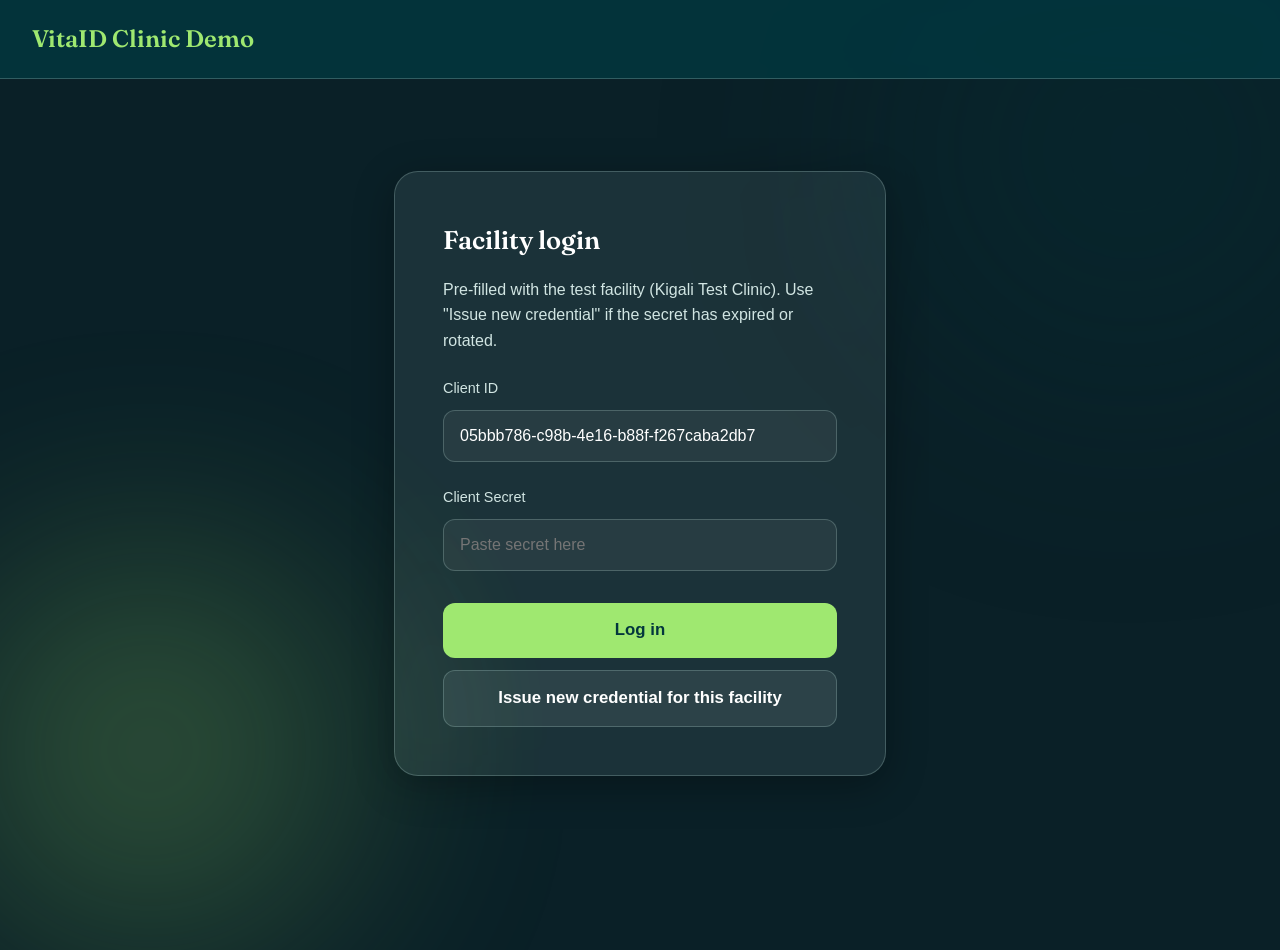
<file: clinic-demo/index.html>
<!DOCTYPE html>
<html lang="en">
<head>
    <meta charset="UTF-8" />
    <meta name="viewport" content="width=device-width, initial-scale=1.0" />
    <title>VitaID Clinic Demo — Login</title>
    <link rel="preconnect" href="https://fonts.googleapis.com">
    <link href="https://fonts.googleapis.com/css2?family=Fraunces:wght@600&family=JetBrains+Mono:wght@400;500&display=swap" rel="stylesheet">
    <link rel="stylesheet" href="css/styles.css" />
</head>
<body class="fade-in">
<div class="bg-blob blob-1"></div>
<div class="bg-blob blob-2"></div>
<div class="header">
    <span class="logo">VitaID Clinic Demo</span>
</div>

<div class="container">
    <div class="card">
        <h2 style="margin-bottom: 1rem;">Facility login</h2>
        <p style="color: var(--color-text-muted); margin-bottom: 1rem;">Pre-filled with the test facility (Kigali Test Clinic). Use "Issue new credential" if the secret has expired or rotated.</p>

        <label for="clientId">Client ID</label>
        <input type="text" id="clientId" value="05bbb786-c98b-4e16-b88f-f267caba2db7" />

        <label for="clientSecret">Client Secret</label>
        <input type="text" id="clientSecret" placeholder="Paste secret here" />

        <button class="btn-primary" onclick="login()">Log in</button>
        <button class="btn-option" onclick="issueCredential()" style="margin-top: 0.75rem;">Issue new credential for this facility</button>

        <div id="error" class="error-text"></div>
        <div id="issued" class="card" style="display: none; margin-top: 1rem; background: var(--color-surface-light);">
            <div class="gc-label">New credential issued (shown once)</div>
            <div class="mono" style="margin-top: 0.5rem; word-break: break-all;" id="issuedSecret"></div>
        </div>
    </div>
</div>

<script src="js/config.js"></script>
<script src="js/api.js"></script>
<script>
    async function login() {
        const errorEl = document.getElementById('error');
        errorEl.classList.remove('visible');
        const clientId = document.getElementById('clientId').value.trim();
        const clientSecret = document.getElementById('clientSecret').value.trim();

        try {
            const result = await api.login(clientId, clientSecret);
            localStorage.setItem('facility_token', result.accessToken);
            window.location.href = 'demo.html';
        } catch (err) {
            errorEl.textContent = err.message;
            errorEl.classList.add('visible');
        }
    }

    async function issueCredential() {
        const errorEl = document.getElementById('error');
        errorEl.classList.remove('visible');
        const clientId = document.getElementById('clientId').value.trim();

        try {
            const result = await api.issueCredential(clientId);
            document.getElementById('clientSecret').value = result.clientSecret;
            document.getElementById('issuedSecret').textContent = result.clientSecret;
            document.getElementById('issued').style.display = 'block';
        } catch (err) {
            errorEl.textContent = err.message;
            errorEl.classList.add('visible');
        }
    }
</script>
</body>
</html>
</file>
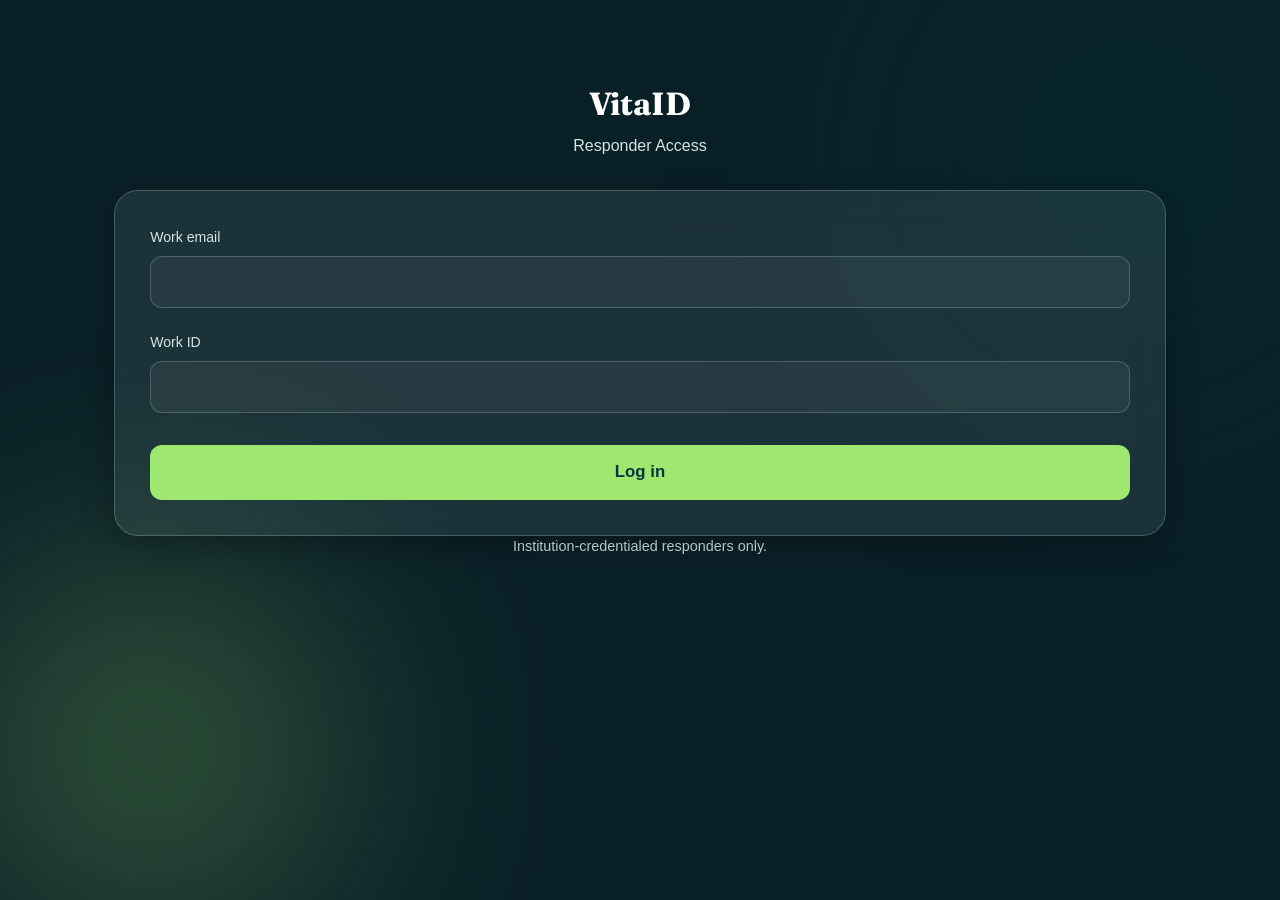
<file: responder-app/index.html>
<!DOCTYPE html>
<html lang="en">
<head>
    <meta charset="UTF-8" />
    <meta name="viewport" content="width=device-width, initial-scale=1.0" />
    <title>VitaID Responder</title>
    <link rel="preconnect" href="https://fonts.googleapis.com">
    <link href="https://fonts.googleapis.com/css2?family=Fraunces:wght@600&family=JetBrains+Mono:wght@400;500&display=swap" rel="stylesheet">
    <link rel="stylesheet" href="css/styles.css" />
</head>
<body class="fade-in">
<div class="bg-blob blob-1"></div>
<div class="bg-blob blob-2"></div>
<div class="container" style="padding-top: 5rem;">
    <div style="text-align: center; margin-bottom: 2rem;">
        <h1 style="font-size: 2rem;">VitaID</h1>
        <p style="color: var(--color-text-muted); margin-top: 0.4rem;">Responder Access</p>
    </div>

    <div class="card">
        <form id="login-form">
            <label for="email">Work email</label>
            <input type="email" id="email" required autocomplete="username" />

            <label for="workId">Work ID</label>
            <input type="text" id="workId" required autocomplete="current-password" />

            <div id="error" class="error-text"></div>

            <button type="submit" class="btn-primary" id="submit-btn">Log in</button>
        </form>
    </div>

    <p style="text-align: center; color: var(--color-text-muted); font-size: 0.9rem;">
        Institution-credentialed responders only.
    </p>
</div>

<script src="js/config.js"></script>
<script src="js/api.js"></script>
<script>
    if (localStorage.getItem('responder_token')) {
        window.location.href = 'search.html';
    }

    document.getElementById('login-form').addEventListener('submit', async (e) => {
        e.preventDefault();
        const errorEl = document.getElementById('error');
        const submitBtn = document.getElementById('submit-btn');
        errorEl.classList.remove('visible');
        submitBtn.disabled = true;
        submitBtn.textContent = 'Logging in…';

        try {
            const result = await api.login(
                document.getElementById('email').value.trim(),
                document.getElementById('workId').value.trim(),
            );
            localStorage.setItem('responder_token', result.accessToken);
            window.location.href = 'search.html';
        } catch (err) {
            errorEl.textContent = err.message;
            errorEl.classList.add('visible');
            submitBtn.disabled = false;
            submitBtn.textContent = 'Log in';
        }
    });
</script>
</body>
</html>
</file>
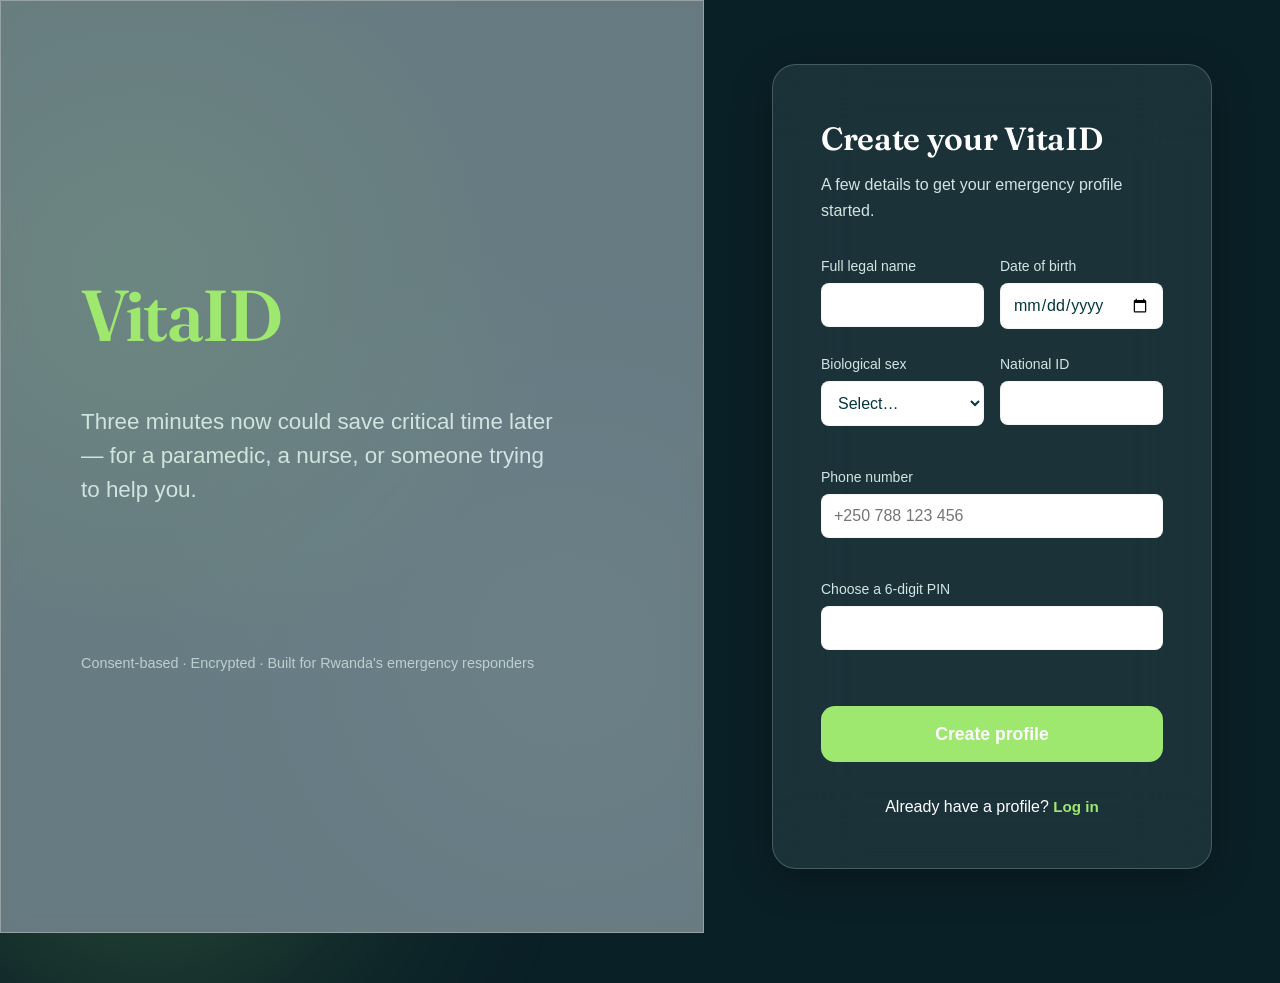
<file: patient-app/register.html>
<!DOCTYPE html>
<html lang="en">
<head>
    <meta charset="UTF-8" />
    <meta name="viewport" content="width=device-width, initial-scale=1.0" />
    <title>VitaID — Create Your Profile</title>
    <link rel="preconnect" href="https://fonts.googleapis.com">
    <link href="https://fonts.googleapis.com/css2?family=Fraunces:wght@500;600&family=JetBrains+Mono:wght@400;500&display=swap" rel="stylesheet">
    <link rel="stylesheet" href="css/styles.css" />
</head>
<body class="fade-in">
<div class="bg-blob blob-1"></div>
<div class="bg-blob blob-2"></div>
<div id="toast-container" class="toast-container"></div>
<div class="auth-wrapper">
    <div class="brand-panel glass">
        <div>
            <h1>VitaID</h1>
            <p class="tagline">Three minutes now could save critical time later — for a paramedic, a nurse, or someone trying to help you.</p>
        </div>

        <svg class="brand-pulse" viewBox="0 0 400 60" fill="none" xmlns="http://www.w3.org/2000/svg">
            <path d="M0 30 H130 L150 10 L170 50 L190 5 L210 55 L230 30 H400" stroke="#9FE870" stroke-width="3" stroke-linecap="round" stroke-linejoin="round"/>
        </svg>

        <p class="brand-footer-note">Consent-based · Encrypted · Built for Rwanda's emergency responders</p>
    </div>

    <div class="form-panel">
        <div class="form-inner fade-in stagger-2">
            <h2 style="font-size: 2rem; letter-spacing: -0.01em;">Create your VitaID</h2>
            <p style="color: var(--color-text-muted); margin-top: 0.5rem; font-size: 1rem;">A few details to get your emergency profile started.</p>

            <form id="register-form" style="margin-top: 2rem;">
                <div class="fade-in stagger-2" style="display: grid; grid-template-columns: 1fr 1fr; gap: 1rem;">
                    <div>
                        <label for="fullName">Full legal name</label>
                        <input type="text" id="fullName" required />
                    </div>
                    <div>
                        <label for="dateOfBirth">Date of birth</label>
                        <input type="date" id="dateOfBirth" required />
                    </div>
                </div>

                <div class="fade-in stagger-3" style="display: grid; grid-template-columns: 1fr 1fr; gap: 1rem;">
                    <div>
                        <label for="biologicalSex">Biological sex</label>
                        <select id="biologicalSex" required>
                            <option value="">Select…</option>
                            <option value="male">Male</option>
                            <option value="female">Female</option>
                        </select>
                    </div>
                    <div>
                        <label for="nationalId">National ID</label>
                        <input type="text" id="nationalId" required />
                    </div>
                </div>

                <div class="fade-in stagger-4" style="margin-top: 1rem;">
                    <label for="phoneNumber">Phone number</label>
                    <input type="tel" id="phoneNumber" placeholder="+250 788 123 456" required />
                </div>

                    <div class="fade-in stagger-4" style="margin-top: 1rem;">
                        <label for="pin">Choose a 6-digit PIN</label>
                        <input type="password" id="pin" inputmode="numeric" maxlength="6" pattern="\d{6}" required />
                    </div>

                <div id="error" class="error-text"></div>

                <button type="submit" class="btn-primary fade-in stagger-4" id="submit-btn" style="height: 3.5rem; font-size: 1.1rem; margin-top: 2rem;">
                    Create profile
                </button>
            </form>

            <p style="text-align: center; margin-top: 2rem;" class="fade-in stagger-4">
                Already have a profile? <span class="link" style="font-weight: 600;" onclick="window.location.href='index.html'">Log in</span>
            </p>
        </div>
    </div>
</div>

<script src="js/config.js"></script>
<script src="js/api.js"></script>
<script>
    const form = document.getElementById('register-form');
    const errorEl = document.getElementById('error');
    const submitBtn = document.getElementById('submit-btn');

    form.addEventListener('submit', async (e) => {
        e.preventDefault();
        errorEl.classList.remove('visible');
        submitBtn.disabled = true;
        submitBtn.textContent = 'Creating profile…';

        const payload = {
            fullName: document.getElementById('fullName').value.trim(),
            dateOfBirth: document.getElementById('dateOfBirth').value,
            biologicalSex: document.getElementById('biologicalSex').value,
            nationalId: document.getElementById('nationalId').value.trim(),
            phoneNumber: document.getElementById('phoneNumber').value.trim(),
            pin: document.getElementById('pin').value.trim(),
        };

        try {
            const result = await api.register(payload);
            const loginResult = await api.pinLogin(result.vitaIdRef, payload.pin);
            localStorage.setItem('vitaid_token', loginResult.accessToken);
            localStorage.setItem('vitaid_ref', loginResult.vitaIdRef);
            window.location.href = 'dashboard.html';
        } catch (err) {
            errorEl.textContent = err.message;
            errorEl.classList.add('visible');
            submitBtn.disabled = false;
            submitBtn.textContent = 'Create profile';
        }
    });
</script>
</body>
</html>
</file>
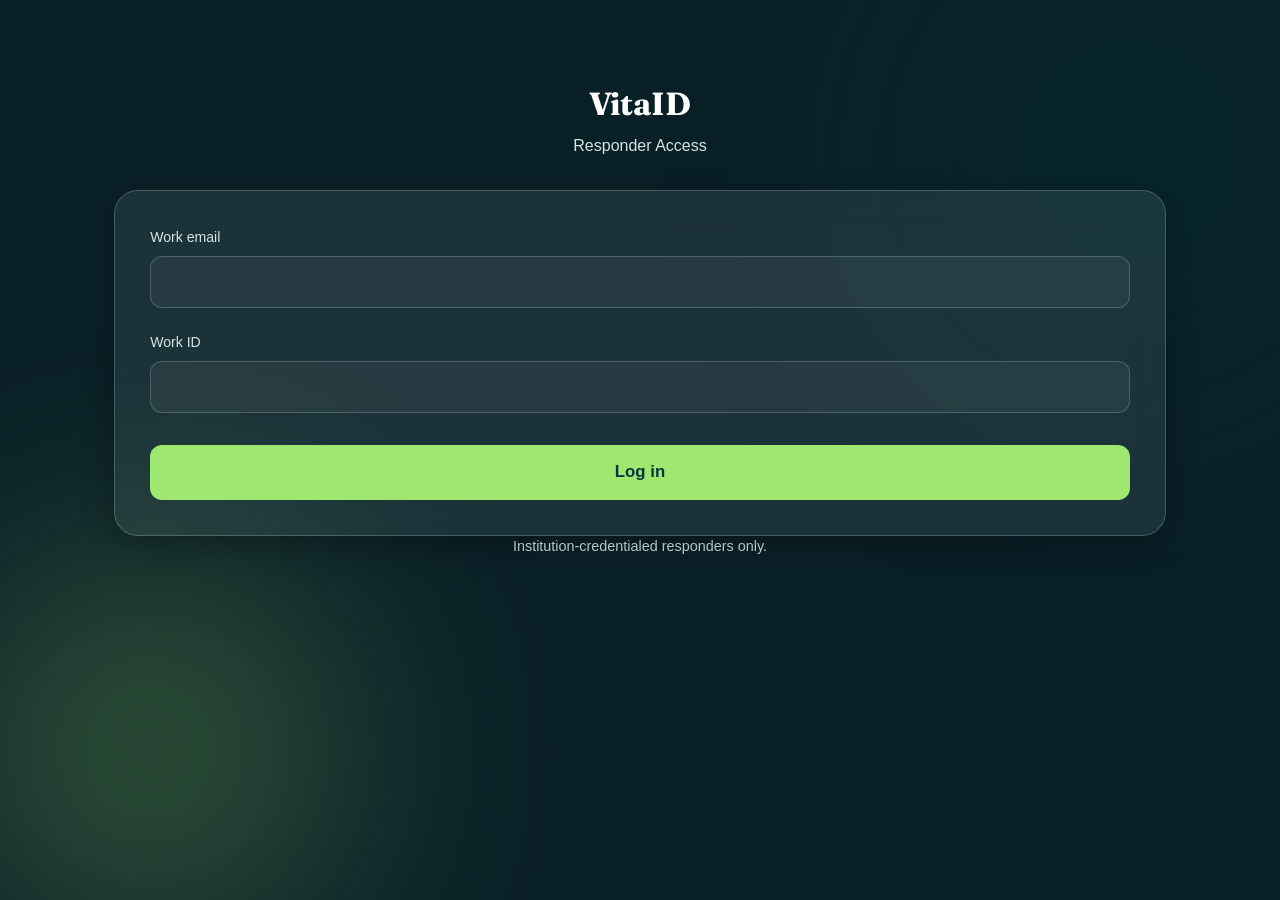
<file: responder-app/golden-card.html>
<!DOCTYPE html>
<html lang="en">
<head>
    <meta charset="UTF-8" />
    <meta name="viewport" content="width=device-width, initial-scale=1.0" />
    <title>VitaID Responder — Golden Card</title>
    <link rel="preconnect" href="https://fonts.googleapis.com">
    <link href="https://fonts.googleapis.com/css2?family=Fraunces:wght@600&family=JetBrains+Mono:wght@400;500&display=swap" rel="stylesheet">
    <link rel="stylesheet" href="css/styles.css" />
</head>
<body class="fade-in">
<div class="bg-blob blob-1"></div>
<div class="bg-blob blob-2"></div>
<div class="header">
    <span class="logo">VitaID Responder</span>
    <span class="link" onclick="logout()">Log out</span>
</div>

<div class="container">
    <div id="not-found" class="not-found-box" style="display: none;">
        <h2>No Golden Card loaded</h2>
        <p style="color: var(--color-text-muted); margin-top: 0.5rem;">Go back and search for a patient.</p>
        <button class="btn-primary" onclick="window.location.href='search.html'">← Back to search</button>
    </div>

    <div id="gc-content" style="display: none;">
        <div class="gc-grid">
            <!-- Identity + freshness -->
            <div class="card gc-section gc-full-width" style="animation-delay: 0.1s;">
                <div class="gc-label">Patient</div>
                <div class="gc-value" id="patientName"></div>
                <div style="margin-top: 0.4rem; color: var(--color-text-muted);" id="patientDob"></div>
                <div id="incompleteWarning" class="error-text" style="margin-top: 0.75rem;"></div>
                <div class="mono" style="font-size: 0.8rem; color: var(--color-text-muted); margin-top: 0.75rem;" id="lastUpdated"></div>
            </div>

            <!-- Critical alerts  -->
            <div id="criticalAlerts" class="gc-full-width"></div>

            <!-- Blood type -->
            <div class="card gc-section" style="animation-delay: 0.2s;">
                <div class="gc-label">Blood type</div>
                <div class="gc-value blood" id="bloodType"></div>
            </div>

            <!-- Organ donor -->
            <div class="card gc-section" style="animation-delay: 0.3s;">
                <div class="gc-label">Organ donor</div>
                <div class="gc-value" id="organDonor"></div>
            </div>

            <!-- Allergies -->
            <div class="card gc-section" style="animation-delay: 0.4s;">
                <div class="gc-label">Allergies</div>
                <div id="allergiesList"></div>
            </div>

            <!-- Medications -->
            <div class="card gc-section" style="animation-delay: 0.5s;">
                <div class="gc-label">Current medications</div>
                <div id="medicationsList"></div>
            </div>

            <!-- Conditions -->
            <div class="card gc-section" style="animation-delay: 0.6s;">
                <div class="gc-label">Chronic conditions</div>
                <div id="conditionsList"></div>
            </div>

            <!-- Emergency contacts -->
            <div class="card gc-section" style="animation-delay: 0.7s;">
                <div class="gc-label" style="margin-bottom: 0.75rem;">Emergency contacts</div>
                <div id="contactsList"></div>
            </div>
        </div>

        <button class="btn-option" onclick="window.location.href='search.html'" style="margin-top: 2rem; max-width: 240px;">← New search</button>
    </div>
</div>

<script src="js/config.js"></script>
<script src="js/api.js"></script>
<script>
    if (!localStorage.getItem('responder_token')) window.location.href = 'index.html';

    function esc(str) {
        const div = document.createElement('div');
        div.textContent = str ?? '';
        return div.innerHTML;
    }

    function formatDate(iso) {
        if (!iso) return '—';
        return new Date(iso).toLocaleDateString('en-GB', { day: 'numeric', month: 'long', year: 'numeric' });
    }

    function formatDateTime(iso) {
        if (!iso) return '—';
        return new Date(iso).toLocaleString('en-GB', { day: 'numeric', month: 'short', year: 'numeric', hour: '2-digit', minute: '2-digit' });
    }

    function sourceBadge(entry) {
        if (entry.source === 'CLINICAL') {
            return `<span class="gc-badge">Clinical${entry.reportedBy ? ' — ' + esc(entry.reportedBy) : ''}</span>`;
        }
        return `<span class="gc-badge">Patient reported</span>`;
    }

    function renderCard() {
        const raw = sessionStorage.getItem('golden_card');
        if (!raw) {
            document.getElementById('not-found').style.display = 'block';
            return;
        }

        let card;
        try {
            card = JSON.parse(raw);
        } catch {
            document.getElementById('not-found').style.display = 'block';
            return;
        }

        document.getElementById('gc-content').style.display = 'block';

        document.getElementById('patientName').textContent = card.patientName || card.fullName || 'Unknown';
        document.getElementById('patientDob').textContent = `DOB: ${formatDate(card.dateOfBirth || card.dob)}`;
        document.getElementById('lastUpdated').textContent = `Last updated: ${formatDateTime(card.lastUpdated)}`;

        if (card.completenessIncomplete) {
            const w = document.getElementById('incompleteWarning');
            w.textContent = 'This profile may be missing information — treat as potentially incomplete.';
            w.classList.add('visible');
        }

        const alertsEl = document.getElementById('criticalAlerts');
        let alertsHtml = '';

        if (card.criticalAlerts?.dnrStatus) {
            alertsHtml += `<div class="gc-alert">⚠ DNR — Do Not Resuscitate</div>`;
        }
        (card.criticalAlerts?.severeAllergies || []).forEach((a) => {
            alertsHtml += `<div class="gc-alert">⚠ Severe allergy: ${esc(a.value)}${a.reactionType ? ' — ' + esc(a.reactionType) : ''}</div>`;
        });
        alertsEl.innerHTML = alertsHtml;

        document.getElementById('bloodType').textContent = card.bloodType || 'Not recorded';

        const allergiesEl = document.getElementById('allergiesList');
        if ((card.allergies || []).length === 0) {
            allergiesEl.innerHTML = `<p style="color: var(--color-text-muted);">None recorded</p>`;
        } else {
            allergiesEl.innerHTML = card.allergies.map((a) => `
                <div style="padding: 0.75rem 0; border-bottom: 1px solid var(--color-border);">
                    <div class="gc-value" style="font-size: 1.05rem; ${a.severity === 'severe' ? 'color: var(--color-critical);' : ''}">${esc(a.value)}</div>
                    ${a.reactionType ? `<div style="color: var(--color-text-muted); margin-top: 0.2rem;">Reaction: ${esc(a.reactionType)}</div>` : ''}
                    <div style="margin-top: 0.4rem;">${sourceBadge(a)}</div>
                </div>
            `).join('');
        }

        const medsEl = document.getElementById('medicationsList');
        if ((card.currentMedications || []).length === 0) {
            medsEl.innerHTML = `<p style="color: var(--color-text-muted);">None recorded</p>`;
        } else {
            medsEl.innerHTML = card.currentMedications.map((m) => `
                <div style="padding: 0.75rem 0; border-bottom: 1px solid var(--color-border);">
                    <div class="gc-value" style="font-size: 1.05rem;">${esc(m.value)}${m.dosage ? ' — ' + esc(m.dosage) : ''}</div>
                    ${m.frequency ? `<div style="color: var(--color-text-muted); margin-top: 0.2rem;">${esc(m.frequency)}</div>` : ''}
                    <div style="margin-top: 0.4rem;">${sourceBadge(m)}</div>
                </div>
            `).join('');
        }

        const condEl = document.getElementById('conditionsList');
        if ((card.chronicConditions || []).length === 0) {
            condEl.innerHTML = `<p style="color: var(--color-text-muted);">None recorded</p>`;
        } else {
            condEl.innerHTML = card.chronicConditions.map((c) => `
                <div style="padding: 0.75rem 0; border-bottom: 1px solid var(--color-border);">
                    <div class="gc-value" style="font-size: 1.05rem;">${esc(c.value)}</div>
                    <div style="color: var(--color-text-muted); margin-top: 0.2rem;">Status: ${esc(c.status)}</div>
                    <div style="margin-top: 0.4rem;">${sourceBadge(c)}</div>
                </div>
            `).join('');
        }

        document.getElementById('organDonor').textContent = card.organDonorStatus ? 'Yes' : 'No / not recorded';

        const contactsEl = document.getElementById('contactsList');
        if ((card.emergencyContacts || []).length === 0) {
            contactsEl.innerHTML = `<p style="color: var(--color-text-muted);">None recorded</p>`;
        } else {
            contactsEl.innerHTML = card.emergencyContacts.map((c) => `
                <div style="margin-bottom: 0.75rem;">
                    <div class="gc-value" style="font-size: 1.05rem;">${esc(c.name)} <span style="color: var(--color-text-muted); font-weight: 400;">(${esc(c.relationship)})</span></div>
                    <a href="tel:${esc(c.phoneNumber)}" class="call-btn" style="display: flex; text-decoration: none; padding: 1rem; border-radius: 10px; margin-top: 0.5rem; font-weight: 700;">
                        📞 Call ${esc(c.phoneNumber)}
                    </a>
                </div>
            `).join('');
        }
    }

    function logout() {
        localStorage.removeItem('responder_token');
        window.location.href = 'index.html';
    }

    renderCard();
</script>
</body>
</html>
</file>
<file: clinic-demo/css/styles.css>
:root {
    --color-bg: #0A2027;
    --color-surface: rgba(189, 217, 215, 0.1);
    --color-surface-solid: #BDD9D7;
    --color-primary: #9FE870;
    --color-primary-dark: #03363D;
    --color-accent: #9FE870;
    --color-critical: #FF4B4B;
    --color-text: #FFFFFF;
    --color-text-muted: #D1E5E3;
    --color-border: rgba(168, 199, 196, 0.2);

    --font-display: 'Fraunces', serif;
    --font-body: 'Helvetica Neue', Helvetica, Arial, sans-serif;
    --font-mono: 'JetBrains Mono', monospace;

    --radius: 24px;
    --radius-sm: 14px;
    --shadow-card: 0 10px 40px rgba(0, 0, 0, 0.3);
    --shadow-hover: 0 20px 60px rgba(0, 0, 0, 0.5);
    
    --glass-bg: rgba(189, 217, 215, 0.1);
    --glass-border: rgba(189, 217, 215, 0.25);
}

* { box-sizing: border-box; margin: 0; padding: 0; }

body {
    font-family: var(--font-body);
    background: var(--color-bg);
    color: var(--color-text);
    line-height: 1.6;
    min-height: 100vh;
    overflow-x: hidden;
}

/* Background Blobs */
.bg-blob {
    position: fixed;
    border-radius: 50%;
    filter: blur(120px);
    z-index: -1;
    opacity: 0.25;
    pointer-events: none;
    animation: blob-float 20s infinite alternate ease-in-out;
}

.blob-1 { width: 500px; height: 500px; background: var(--color-primary-dark); top: -100px; right: -100px; }
.blob-2 { width: 400px; height: 400px; background: var(--color-accent); bottom: -50px; left: -50px; animation-delay: -5s; }

@keyframes blob-float {
    0% { transform: translate(0, 0) scale(1); }
    100% { transform: translate(50px, 50px) scale(1.1); }
}

h1, h2, h3 { font-family: var(--font-display); color: var(--color-text); }
h1 { font-size: 2.5rem; font-weight: 600; }
h2 { font-size: 1.6rem; font-weight: 600; }

.header {
    background: rgba(3, 54, 61, 0.9);
    backdrop-filter: blur(20px);
    -webkit-backdrop-filter: blur(20px);
    color: white;
    padding: 1.25rem 2rem;
    display: flex;
    align-items: center;
    justify-content: space-between;
    border-bottom: 1px solid var(--glass-border);
    position: sticky;
    top: 0;
    z-index: 100;
}
.header .logo { font-family: var(--font-display); font-size: 1.5rem; font-weight: 600; color: var(--color-primary); }
.header .link { color: var(--color-text); text-decoration: none; cursor: pointer; font-size: 0.95rem; font-weight: 500; }

.container {
    max-width: 540px;
    margin: 0 auto;
    padding: 4rem 1.5rem;
    min-height: calc(100vh - 80px);
    display: flex;
    flex-direction: column;
    justify-content: center;
}

.card {
    background: var(--glass-bg);
    border: 1px solid var(--glass-border);
    border-radius: var(--radius);
    backdrop-filter: blur(40px);
    -webkit-backdrop-filter: blur(40px);
    box-shadow: var(--shadow-card);
    margin-bottom: 2rem;
    padding: 3rem;
    transition: all 0.4s cubic-bezier(0.175, 0.885, 0.32, 1.275);
}

.card:hover {
    transform: translateY(-8px);
    border-color: var(--color-primary);
    box-shadow: var(--shadow-hover);
}

label { display: block; font-size: 0.9rem; color: var(--color-text-muted); margin-bottom: 0.6rem; margin-top: 1.5rem; font-weight: 500; }
label:first-child { margin-top: 0; }

input, select {
    width: 100%;
    padding: 1rem;
    border: 1px solid var(--glass-border);
    border-radius: 12px;
    font-family: var(--font-body);
    font-size: 1rem;
    background: rgba(255, 255, 255, 0.05);
    color: var(--color-text);
    transition: all 0.3s ease;
}
option {
    background: var(--color-bg);
    color: var(--color-text);
}
input:focus { outline: none; border-color: var(--color-primary); background: rgba(255, 255, 255, 0.08); box-shadow: 0 0 0 4px rgba(159, 232, 112, 0.1); }

button {
    width: 100%;
    padding: 1.1rem;
    border: none;
    border-radius: 12px;
    font-family: var(--font-body);
    font-size: 1.05rem;
    font-weight: 600;
    cursor: pointer;
    margin-top: 2rem;
    transition: all 0.3s cubic-bezier(0.175, 0.885, 0.32, 1.275);
}
button:active { transform: scale(0.98); }

.btn-primary { background: var(--color-primary); color: var(--color-primary-dark); }
.btn-primary:hover { transform: translateY(-4px); box-shadow: 0 10px 20px rgba(159, 232, 112, 0.2); }

.btn-option {
    background: var(--glass-bg); color: var(--color-text); border: 1px solid var(--glass-border);
    text-align: center;
}
.btn-option:hover { border-color: var(--color-primary); background: rgba(255, 255, 255, 0.08); }

.error-text { color: var(--color-critical); font-size: 0.9rem; margin-top: 1rem; display: none; font-weight: 600; }
.error-text.visible { display: block; }

.toast-container {
    position: fixed;
    top: 1.5rem;
    right: 1.5rem;
    z-index: 1000;
    display: flex;
    flex-direction: column;
    gap: 0.75rem;
}
.toast {
    background: rgba(3, 54, 61, 0.9);
    backdrop-filter: blur(20px);
    -webkit-backdrop-filter: blur(20px);
    color: white;
    padding: 1.25rem 2rem;
    border-radius: var(--radius-sm);
    border: 1px solid var(--glass-border);
    box-shadow: var(--shadow-hover);
    display: flex;
    align-items: center;
    gap: 1rem;
    min-width: 320px;
    max-width: 420px;
    animation: toast-in 0.5s cubic-bezier(0.175, 0.885, 0.32, 1.275) forwards;
}
.toast--error { border-left: 4px solid var(--color-critical); }
.toast--success { border-left: 4px solid var(--color-accent); }
@keyframes toast-in {
    from { transform: translateX(100%); opacity: 0; }
    to { transform: translateX(0); opacity: 1; }
}

.fade-in {
    animation: fadeIn 0.6s cubic-bezier(0.16, 1, 0.3, 1) forwards;
    opacity: 0;
}
@keyframes fadeIn {
    from { opacity: 0; transform: translateY(20px); }
    to { opacity: 1; transform: translateY(0); }
}

.stagger-1 { animation-delay: 0.1s; }
.stagger-2 { animation-delay: 0.2s; }
.stagger-3 { animation-delay: 0.3s; }
</file>
<file: responder-app/css/styles.css>
:root {
    --color-bg: #0A2027;
    --color-surface: rgba(189, 217, 215, 0.1);
    --color-surface-solid: #BDD9D7;
    --color-primary: #9FE870;
    --color-primary-dark: #03363D;
    --color-accent: #9FE870;
    --color-critical: #FF4B4B;
    --color-text: #FFFFFF;
    --color-text-muted: #D1E5E3;
    --color-border: rgba(168, 199, 196, 0.2);

    --font-display: 'Fraunces', serif;
    --font-body: 'Helvetica Neue', Helvetica, Arial, sans-serif;
    --font-mono: 'JetBrains Mono', monospace;

    --radius: 24px;
    --radius-sm: 14px;
    --shadow-card: 0 8px 32px rgba(0, 0, 0, 0.3);
    --shadow-hover: 0 20px 60px rgba(0, 0, 0, 0.5);
    
    --glass-bg: rgba(189, 217, 215, 0.1);
    --glass-border: rgba(189, 217, 215, 0.25);
}

* { box-sizing: border-box; margin: 0; padding: 0; }

body {
    font-family: var(--font-body);
    background: var(--color-bg);
    color: var(--color-text);
    line-height: 1.5;
    min-height: 100vh;
    overflow-x: hidden;
}


.bg-blob {
    position: fixed;
    border-radius: 50%;
    filter: blur(120px);
    z-index: -1;
    opacity: 0.25;
    pointer-events: none;
    animation: blob-float 20s infinite alternate ease-in-out;
}

.blob-1 { width: 500px; height: 500px; background: var(--color-primary-dark); top: -100px; right: -100px; }
.blob-2 { width: 400px; height: 400px; background: var(--color-accent); bottom: -50px; left: -50px; animation-delay: -5s; }

@keyframes blob-float {
    0% { transform: translate(0, 0) scale(1); }
    100% { transform: translate(60px, 40px) scale(1.1); }
}

h1, h2, h3 { font-family: var(--font-display); color: var(--color-text); }
.mono { font-family: var(--font-mono); }

.header {
    background: rgba(3, 54, 61, 0.9);
    backdrop-filter: blur(10px);
    -webkit-backdrop-filter: blur(10px);
    color: white;
    padding: 1.25rem 1.5rem;
    display: flex;
    align-items: center;
    justify-content: space-between;
    border-bottom: 1px solid var(--glass-border);
}
.header .logo { font-family: var(--font-display); font-size: 1.4rem; font-weight: 600; color: var(--color-primary); }
.header .link { color: var(--color-text); text-decoration: none; cursor: pointer; font-size: 0.95rem; font-weight: 500; }

.container {
    max-width: 1100px;
    margin: 0 auto;
    padding: 4rem 1.5rem;
    min-height: calc(100vh - 80px);
}

.gc-grid {
    display: grid;
    grid-template-columns: repeat(auto-fill, minmax(320px, 1fr));
    gap: 2.5rem;
    align-items: start;
    padding-bottom: 4rem;
}

.card {
    background: var(--glass-bg);
    border: 1px solid var(--glass-border);
    border-radius: var(--radius);
    backdrop-filter: blur(20px);
    -webkit-backdrop-filter: blur(20px);
    box-shadow: var(--shadow-card);
    padding: 2.2rem;
    height: auto;
    transition: transform 0.3s ease, box-shadow 0.3s ease;
}

.card:hover {
    transform: translateY(-4px);
    box-shadow: var(--shadow-hover, 0 20px 60px rgba(0, 0, 0, 0.5));
}

.gc-full-width {
    grid-column: 1 / -1;
}

@keyframes card-entrance {
    from { opacity: 0; transform: translateY(20px); }
    to { opacity: 1; transform: translateY(0); }
}

.gc-section {
    animation: card-entrance 0.5s ease backwards;
}

label { display: block; font-size: 0.88rem; color: var(--color-text-muted); margin-bottom: 0.5rem; margin-top: 1.5rem; font-weight: 500; }
label:first-child { margin-top: 0; }

input, select {
    width: 100%;
    padding: 1rem;
    border: 1px solid var(--glass-border);
    border-radius: 12px;
    font-family: var(--font-body);
    font-size: 1rem;
    background: rgba(255, 255, 255, 0.05);
    color: var(--color-text);
    transition: all 0.3s ease;
}
input:focus { outline: none; border-color: var(--color-primary); background: rgba(255, 255, 255, 0.08); }

button {
    width: 100%;
    padding: 1.1rem;
    border: none;
    border-radius: 12px;
    font-family: var(--font-body);
    font-size: 1.05rem;
    font-weight: 600;
    cursor: pointer;
    margin-top: 2rem;
    transition: all 0.2s ease;
}
button:active { transform: scale(0.98); }

.btn-primary { background: var(--color-primary); color: var(--color-primary-dark); }
.btn-primary:hover { filter: brightness(1.1); }

.btn-option {
    background: var(--glass-bg); color: var(--color-text); border: 1px solid var(--glass-border);
    text-align: left; display: flex; align-items: center; gap: 1.25rem;
    margin-top: 1rem;
}
.btn-option:hover { border-color: var(--color-primary); background: rgba(255, 255, 255, 0.08); }
.btn-option .icon { color: var(--color-primary); }

.error-text { color: var(--color-critical); font-size: 0.9rem; margin-top: 1rem; display: none; font-weight: 600; }
.error-text.visible { display: block; }

.gc-alert {
    background: var(--color-critical);
    color: white;
    padding: 1.25rem;
    border-radius: 14px;
    font-size: 1.3rem;
    font-weight: 700;
    margin-bottom: 1rem;
    display: flex;
    align-items: center;
    gap: 0.75rem;
    box-shadow: 0 4px 15px rgba(255, 75, 75, 0.3);
}

.gc-section { margin-top: 2rem; }
.gc-label { font-size: 0.8rem; text-transform: uppercase; letter-spacing: 0.06em; color: var(--color-text-muted); font-weight: 700; }
.gc-value { font-size: 1.4rem; font-weight: 700; margin-top: 0.4rem; color: var(--color-text); }
.gc-value.blood { color: var(--color-primary); }
.gc-badge { font-size: 0.8rem; padding: 0.3rem 0.8rem; border-radius: 999px; background: var(--color-primary-dark); color: var(--color-primary); font-weight: 700; margin-right: 0.6rem; border: 1px solid var(--color-primary); }

.call-btn {
    background: var(--color-accent); color: var(--color-primary-dark);
    display: flex; align-items: center; justify-content: center; gap: 0.6rem;
}

.not-found-box {
    background: var(--glass-bg); border: 1px solid var(--glass-border);
    border-radius: 16px; padding: 2.5rem; text-align: center; margin-top: 1.5rem;
}
</file>
<file: patient-app/css/styles.css>
:root {
    --color-bg: #0A2027;
    --color-surface: rgba(189, 217, 215, 0.1);
    --color-surface-solid: #BDD9D7;
    --color-surface-light: rgba(228, 239, 238, 0.05);
    --color-primary: #9FE870;
    --color-primary-dark: #03363D;
    --color-accent: #9FE870;
    --color-critical: #FF4B4B;
    --color-text: #FFFFFF;
    --color-text-muted: #D1E5E3;
    --color-border: rgba(168, 199, 196, 0.15);

    --font-display: 'Fraunces', serif;
    --font-body: 'Helvetica Neue', Helvetica, Arial, sans-serif;
    --font-mono: 'JetBrains Mono', monospace;

    --radius: 24px;
    --radius-sm: 14px;
    --shadow-card: 0 10px 40px rgba(0, 0, 0, 0.3);
    --shadow-hover: 0 20px 60px rgba(0, 0, 0, 0.5);
    
    --glass-bg: rgba(189, 217, 215, 0.1);
    --glass-border: rgba(189, 217, 215, 0.25);
}

* { box-sizing: border-box; margin: 0; padding: 0; }

body {
    font-family: var(--font-body);
    background: var(--color-bg);
    color: var(--color-text);
    line-height: 1.6;
    min-height: 100vh;
    overflow-x: hidden;
}


.bg-blob {
    position: fixed;
    border-radius: 50%;
    filter: blur(120px);
    z-index: -1;
    opacity: 0.25;
    pointer-events: none;
    animation: blob-float 20s infinite alternate ease-in-out;
}

.blob-1 {
    width: 500px;
    height: 500px;
    background: var(--color-primary-dark);
    top: -100px;
    right: -100px;
}

.blob-2 {
    width: 400px;
    height: 400px;
    background: var(--color-accent);
    bottom: -50px;
    left: -50px;
    animation-delay: -5s;
}

@keyframes blob-float {
    0% { transform: translate(0, 0) scale(1); }
    100% { transform: translate(50px, 50px) scale(1.1); }
}

h1, h2, h3 { font-family: var(--font-display); color: var(--color-text); }
h1 { font-size: 3rem; font-weight: 600; letter-spacing: -0.02em; }
h2 { font-size: 1.8rem; font-weight: 600; }
.mono { font-family: var(--font-mono); letter-spacing: 0.02em; }

a, .link { color: var(--color-primary); text-decoration: none; font-size: 0.95rem; cursor: pointer; transition: all 0.3s ease; }
a:hover, .link:hover { filter: brightness(1.2); }


.header {
    background: rgba(3, 54, 61, 0.8);
    backdrop-filter: blur(20px);
    -webkit-backdrop-filter: blur(20px);
    color: white;
    padding: 1.25rem 2.5rem;
    display: flex;
    align-items: center;
    justify-content: space-between;
    border-bottom: 1px solid var(--glass-border);
    position: sticky;
    top: 0;
    z-index: 100;
}
.header .logo { font-family: var(--font-display); font-size: 1.6rem; font-weight: 600; color: var(--color-primary); }
.header a, .header .link { color: var(--color-text); font-weight: 500; }


.auth-wrapper {
    display: grid;
    grid-template-columns: 1.1fr 0.9fr;
    min-height: 100vh;
    background: var(--color-bg);
}
.brand-panel {
    background: var(--color-primary-dark);
    padding: 5rem;
    display: flex;
    flex-direction: column;
    justify-content: center;
    position: relative;
    overflow: hidden;
}

.brand-panel::before {
    content: '';
    position: absolute;
    top: 0; left: 0; right: 0; bottom: 0;
    background: 
        radial-gradient(circle at 20% 30%, rgba(159, 232, 112, 0.1) 0%, transparent 50%),
        radial-gradient(circle at 80% 70%, rgba(189, 217, 215, 0.05) 0%, transparent 50%);
}

.brand-panel h1 { color: var(--color-primary); font-size: 4.5rem; }
.brand-panel .tagline { color: var(--color-text-muted); font-size: 1.4rem; max-width: 480px; margin-top: 2rem; line-height: 1.5; font-weight: 500; }
.brand-pulse { width: 100%; opacity: 0.6; margin: 2rem 0; }
.brand-footer-note { font-size: 0.9rem; color: var(--color-text-muted); opacity: 0.8; font-weight: 500; }

.form-panel {
    display: flex;
    align-items: center;
    justify-content: center;
    padding: 4rem;
    position: relative;
}

.form-inner {
    width: 100%;
    max-width: 440px;
    background: var(--glass-bg);
    padding: 3rem;
    border-radius: var(--radius);
    border: 1px solid var(--glass-border);
    backdrop-filter: blur(40px);
    -webkit-backdrop-filter: blur(40px);
    box-shadow: var(--shadow-card);
}

@media (max-width: 960px) {
    .auth-wrapper { grid-template-columns: 1fr; }
    .brand-panel { display: none; }
    .form-panel { padding: 2rem; }
}


.btn-primary {
    background: var(--color-primary);
    color: var(--color-primary-dark);
    border: none;
    border-radius: var(--radius-sm);
    padding: 1rem 2rem;
    font-size: 1.1rem;
    font-weight: 600;
    cursor: pointer;
    transition: all 0.4s cubic-bezier(0.175, 0.885, 0.32, 1.275);
    display: flex;
    align-items: center;
    justify-content: center;
    gap: 0.75rem;
    width: 100%;
}

.btn-primary:hover {
    transform: translateY(-4px) scale(1.02);
    box-shadow: 0 10px 20px rgba(159, 232, 112, 0.2);
}

.btn-primary:active {
    transform: translateY(0) scale(0.98);
}

input, select {
    background: rgba(255, 255, 255, 0.05);
    border: 1px solid var(--glass-border);
    border-radius: var(--radius-sm);
    padding: 1rem;
    color: var(--color-text);
    font-size: 1rem;
    transition: all 0.3s ease;
    width: 100%;
    margin-bottom: 1.5rem;
}

input:focus, select:focus {
    outline: none;
    border-color: var(--color-primary);
    background: rgba(255, 255, 255, 0.08);
    box-shadow: 0 0 0 4px rgba(159, 232, 112, 0.1);
}

label {
    display: block;
    margin-bottom: 0.6rem;
    font-weight: 500;
    color: var(--color-text-muted);
    font-size: 0.9rem;
}


.card {
    background: var(--glass-bg);
    border: 1px solid var(--glass-border);
    border-radius: var(--radius);
    padding: 2.5rem;
    backdrop-filter: blur(24px);
    -webkit-backdrop-filter: blur(24px);
    transition: all 0.4s cubic-bezier(0.175, 0.885, 0.32, 1.275);
    box-shadow: var(--shadow-card);
    position: relative;
    overflow: hidden;
}

.card::before {
    content: '';
    position: absolute;
    top: 0;
    left: 0;
    right: 0;
    height: 100%;
    background: linear-gradient(135deg, rgba(159, 232, 112, 0.05) 0%, transparent 100%);
    pointer-events: none;
}

.card:hover {
    transform: translateY(-8px);
    border-color: var(--color-primary);
    box-shadow: var(--shadow-hover);
}
.card-body { padding: 2rem; }
.card--surface { background: var(--color-surface-light); border-color: transparent; }

.card-header-strip {
    background: var(--color-primary);
    background-image: linear-gradient(to right, var(--color-primary), var(--color-primary-light));
    color: white;
    padding: 1.25rem 2rem;
    display: flex;
    align-items: center;
    justify-content: space-between;
}
.card-header-strip h2 { color: white; margin: 0; }
.card-header-strip .subtitle { color: var(--color-surface); font-size: 0.85rem; }


.dash-header {
    display: flex;
    align-items: baseline;
    justify-content: space-between;
    margin-bottom: 1.25rem;
    flex-wrap: wrap;
    gap: 0.5rem;
}
.dash-header h1 { font-size: 1.9rem; }
.dash-header .vitaid-ref { color: var(--color-text-muted); font-size: 0.85rem; }
.dash-header .btn-accent { width: auto; margin: 0; padding: 0.75rem 1.5rem; white-space: nowrap; flex-shrink: 0; border-radius: 12px; }

.section-title { margin-bottom: 1rem; }
.text-muted-sm { font-size: 0.88rem; color: var(--color-text-muted); }
.text-muted-xs { font-size: 0.85rem; color: var(--color-text-muted); }

.recent-activity-footer { margin-top: 0.75rem; }

.gc-list-item { margin-top: 0.5rem; }


.tab-bar { display: flex; gap: 0.5rem; margin-bottom: 1.25rem; flex-wrap: wrap; }
.tab-btn {
    width: auto; margin: 0; padding: 0.6rem 1.1rem; font-size: 0.88rem;
    background: white; color: var(--color-primary); border: 1.5px solid var(--color-border);
    border-radius: 10px; cursor: pointer; transition: all 0.2s ease;
}
.tab-btn.active { background: var(--color-primary); color: white; border-color: var(--color-primary); }
.tab-btn:hover:not(.active) { background: var(--color-surface-light); }
.tab-panel { display: none; }
.tab-panel.active { display: block; }

.success-banner {
    background: #EAF7E0; border: 1.5px solid var(--color-accent); color: var(--color-primary);
    border-radius: 8px; padding: 0.85rem 1rem; margin-bottom: 1rem; font-weight: 600; display: none;
}
.success-banner.visible { display: block; }
.interaction-warning {
    background: #FDECEA; border: 1.5px solid var(--color-critical); color: var(--color-critical);
    border-radius: 8px; padding: 1rem; margin-top: 1rem; display: none;
}
.interaction-warning.visible { display: block; }


.consent-item {
    display: flex; align-items: center; justify-content: space-between;
    padding: 1rem 0; border-bottom: 1px solid var(--color-surface);
    gap: 1rem; flex-wrap: wrap;
}
.consent-item:last-child { border-bottom: none; }
.consent-facility { font-weight: 600; }
.consent-meta { font-size: 0.82rem; color: var(--color-text-muted); margin-top: 0.15rem; }
.status-pill { font-size: 0.75rem; font-weight: 600; padding: 0.25rem 0.7rem; border-radius: 999px; }
.status-active { background: #EAF7E0; color: #2E7D32; }
.status-revoked { background: #F1F1F1; color: var(--color-text-muted); }
.btn-small { width: auto; margin: 0; padding: 0.5rem 1rem; font-size: 0.85rem; }
.btn-revoke { background: white; border: 1.5px solid var(--color-critical); color: var(--color-critical); }


.log-item {
    display: flex; align-items: flex-start; justify-content: space-between;
    padding: 1rem 0; border-bottom: 1px solid var(--color-surface); gap: 1rem; flex-wrap: wrap;
}
.log-item:last-child { border-bottom: none; }
.log-icon {
    width: 36px; height: 36px; border-radius: 50%; background: var(--color-surface-light);
    display: flex; align-items: center; justify-content: center; font-size: 1rem; flex-shrink: 0;
    color: var(--color-primary);
}
.log-main { display: flex; gap: 0.85rem; flex: 1; min-width: 220px; }
.log-facility { font-weight: 600; }
.log-action { font-size: 0.85rem; color: var(--color-text-muted); margin-top: 0.1rem; }
.log-time { font-size: 0.82rem; color: var(--color-text-muted); white-space: nowrap; }
.filter-bar { display: flex; gap: 0.5rem; margin-bottom: 1.25rem; flex-wrap: wrap; }
.filter-btn {
    width: auto; margin: 0; padding: 0.5rem 1rem; font-size: 0.85rem;
    background: white; color: var(--color-primary); border: 1.5px solid var(--color-border);
    border-radius: 10px; cursor: pointer; transition: all 0.2s ease;
}
.filter-btn.active { background: var(--color-primary); color: white; border-color: var(--color-primary); }
.filter-btn:hover:not(.active) { background: var(--color-surface-light); }


.toast-container {
    position: fixed;
    top: 1.5rem;
    right: 1.5rem;
    z-index: 1000;
    display: flex;
    flex-direction: column;
    gap: 0.75rem;
}
.toast {
    background: rgba(3, 54, 61, 0.9);
    backdrop-filter: blur(20px);
    -webkit-backdrop-filter: blur(20px);
    color: white;
    padding: 1.25rem 2rem;
    border-radius: var(--radius-sm);
    border: 1px solid var(--glass-border);
    box-shadow: var(--shadow-hover);
    display: flex;
    align-items: center;
    gap: 1rem;
    min-width: 320px;
    max-width: 420px;
    animation: toast-in 0.5s cubic-bezier(0.175, 0.885, 0.32, 1.275) forwards;
}
.toast--error { border-left: 4px solid var(--color-critical); }
.toast--success { border-left: 4px solid var(--color-accent); }
@keyframes toast-in {
    from { transform: translateX(100%); opacity: 0; }
    to { transform: translateX(0); opacity: 1; }
}

.modal-overlay {
    position: fixed;
    top: 0; left: 0; right: 0; bottom: 0;
    background: rgba(3, 54, 61, 0.7);
    backdrop-filter: blur(12px);
    -webkit-backdrop-filter: blur(12px);
    display: flex;
    align-items: center;
    justify-content: center;
    z-index: 2000;
    opacity: 0;
    pointer-events: none;
    transition: all 0.3s cubic-bezier(0.16, 1, 0.3, 1);
}
.modal-overlay.active { opacity: 1; pointer-events: auto; }
.modal {
    background: var(--color-bg);
    background-image: linear-gradient(135deg, rgba(255,255,255,0.05), rgba(255,255,255,0));
    border: 1px solid var(--glass-border);
    border-radius: var(--radius);
    width: 90%;
    max-width: 480px;
    padding: 3rem;
    box-shadow: var(--shadow-hover);
    transform: scale(0.9) translateY(20px);
    transition: all 0.4s cubic-bezier(0.175, 0.885, 0.32, 1.275);
    backdrop-filter: blur(40px);
    -webkit-backdrop-filter: blur(40px);
}
.modal-overlay.active .modal { transform: scale(1) translateY(0); }

/* Glass nkoaa */
.glass {
    background: rgba(255, 255, 255, 0.4) !important;
    backdrop-filter: blur(12px) saturate(180%) !important;
    -webkit-backdrop-filter: blur(12px) saturate(180%) !important;
    border: 1px solid rgba(255, 255, 255, 0.3) !important;
}

.glass-dark {
    background: rgba(3, 54, 61, 0.7) !important;
    backdrop-filter: blur(16px) saturate(120%) !important;
    -webkit-backdrop-filter: blur(16px) saturate(120%) !important;
    border: 1px solid rgba(255, 255, 255, 0.1) !important;
    color: white;
}

.fade-in {
    animation: fadeIn 0.6s cubic-bezier(0.16, 1, 0.3, 1) forwards;
    opacity: 0;
}
@keyframes fadeIn {
    from { opacity: 0; transform: translateY(20px); }
    to { opacity: 1; transform: translateY(0); }
}

.slide-in-right {
    animation: slideInRight 0.6s cubic-bezier(0.16, 1, 0.3, 1) forwards;
    opacity: 0;
}
@keyframes slideInRight {
    from { opacity: 0; transform: translateX(30px); }
    to { opacity: 1; transform: translateX(0); }
}

.stagger-1 { animation-delay: 0.1s; }
.stagger-2 { animation-delay: 0.2s; }
.stagger-3 { animation-delay: 0.3s; }
.stagger-4 { animation-delay: 0.4s; }

.brand-pulse { 
    width: 100%; 
    opacity: 0.85; 
    stroke-dasharray: 1000;
    stroke-dashoffset: 1000;
    animation: draw 3s ease forwards infinite;
}
@keyframes draw {
    0% { stroke-dashoffset: 1000; opacity: 0.3; }
    50% { stroke-dashoffset: 0; opacity: 1; }
    100% { stroke-dashoffset: -1000; opacity: 0.3; }
}

@property --percentage {
    syntax: '<number>';
    inherits: false;
    initial-value: 0;
}

.ring {
    stroke-dashoffset: calc(283 - (283 * var(--percentage)) / 100);
    transition: --percentage 1.5s cubic-bezier(0.34, 1.56, 0.64, 1);
}

.ring-container {
    display: flex;
    flex-direction: column;
    align-items: center;
    justify-content: center;
    position: relative;
    width: 140px;
    height: 140px;
    margin: 0 auto;
}

.ring-text {
    position: absolute;
    top: 50%;
    left: 50%;
    transform: translate(-50%, -50%);
    text-align: center;
}

.ring-percent {
    display: block;
    font-size: 1.8rem;
    font-weight: 700;
    color: var(--color-primary);
    font-family: var(--font-display);
}

.ring-label {
    display: block;
    font-size: 0.75rem;
    color: var(--color-text-muted);
    font-weight: 600;
    text-transform: uppercase;
    letter-spacing: 0.05em;
}

.dashboard-grid {
    display: grid;
    grid-template-columns: repeat(auto-fill, minmax(280px, 1fr));
    gap: 1.5rem;
    margin-top: 2rem;
}

.tile {
    background: var(--glass-bg);
    border: 1px solid var(--glass-border);
    border-radius: var(--radius);
    padding: 1.5rem;
    display: flex;
    align-items: flex-start;
    gap: 1.25rem;
    cursor: pointer;
    transition: all 0.3s cubic-bezier(0.175, 0.885, 0.32, 1.275);
    backdrop-filter: blur(20px);
    -webkit-backdrop-filter: blur(20px);
}

.tile:hover {
    transform: translateY(-5px) scale(1.02);
    border-color: var(--color-primary);
    background: rgba(255, 255, 255, 0.05);
}

.tile-icon {
    width: 48px;
    height: 48px;
    border-radius: 12px;
    background: var(--color-surface-light);
    display: flex;
    align-items: center;
    justify-content: center;
    color: var(--color-primary);
    flex-shrink: 0;
}

.tile-content h3 {
    font-size: 1.1rem;
    margin-bottom: 0.25rem;
}

.tile-content p {
    font-size: 0.9rem;
    color: var(--color-text-muted);
}

.btn-primary, .btn-accent, .tile {
    transition: transform 0.15s ease, box-shadow 0.15s ease;
}
.btn-primary:hover, .btn-accent:hover, .tile:hover {
    transform: translateY(-2px);
    box-shadow: 0 4px 12px rgba(3, 54, 61, 0.12);
}

.critical-pulse {
    animation: pulse 2s infinite;
}
@keyframes pulse {
    0% { box-shadow: 0 0 0 0 rgba(211, 47, 47, 0.4); }
    70% { box-shadow: 0 0 0 10px rgba(211, 47, 47, 0); }
    100% { box-shadow: 0 0 0 0 rgba(211, 47, 47, 0); }
}

label {
    display: block;
    font-size: 0.875rem;
    color: var(--color-text-muted);
    margin-bottom: 0.35rem;
    margin-top: 1rem;
}
label:first-child { margin-top: 0; }

input, select {
    width: 100%;
    padding: 0.75rem;
    border: 1.5px solid var(--color-border);
    border-radius: 8px;
    font-family: var(--font-body);
    font-size: 1rem;
    background: white;
    color: var(--color-primary-dark);
}
input:focus, select:focus {
    outline: 2px solid var(--color-primary);
    outline-offset: 1px;
    border-color: var(--color-primary);
}

button {
    width: 100%;
    padding: 0.85rem;
    border: none;
    border-radius: 8px;
    font-family: var(--font-body);
    font-size: 1rem;
    font-weight: 600;
    cursor: pointer;
    margin-top: 1.5rem;
    transition: opacity 0.15s ease, transform 0.1s ease;
}
button:hover { opacity: 0.9; }
button:active { transform: scale(0.98); }
button:focus-visible { outline: 2px solid var(--color-primary); outline-offset: 2px; }

.btn-primary { background: var(--color-primary); color: white; }
.btn-secondary { background: var(--color-surface); color: var(--color-primary); }
.btn-accent { background: var(--color-accent); color: var(--color-primary-dark); }

.error-text {
    color: var(--color-critical);
    font-size: 0.875rem;
    margin-top: 0.75rem;
    display: none;
}
.error-text.visible { display: block; }


.dash-wrapper { max-width: 1100px; margin: 0 auto; padding: 2rem 1.5rem; }
.dash-grid {
    display: grid;
    grid-template-columns: 1.4fr 1fr;
    gap: 2.5rem;
    align-items: start;
    margin-top: 1rem;
}
@media (max-width: 860px) {
    .dash-grid { grid-template-columns: 1fr; }
}


.ring-stat {
    display: flex;
    flex-direction: column;
    align-items: center;
    gap: 1.5rem;
    text-align: center;
}
.ring {
    width: 120px;
    height: 120px;
    border-radius: 50%;
    display: flex;
    align-items: center;
    justify-content: center;
    font-family: var(--font-display);
    font-weight: 700;
    font-size: 1.6rem;
    color: var(--color-primary);
    background: conic-gradient(var(--color-accent) calc(var(--pct) * 1%), rgba(255,255,255,0.05) 0);
    transition: --pct 1s cubic-bezier(0.34, 1.56, 0.64, 1);
    flex-shrink: 0;
    box-shadow: 0 4px 12px rgba(159, 232, 112, 0.2);
}
.ring-inner {
    width: 96px;
    height: 96px;
    border-radius: 50%;
    background: #0D2A33;
    display: flex;
    align-items: center;
    justify-content: center;
    box-shadow: inset 0 2px 8px rgba(0,0,0,0.3);
}
.ring-wrap { position: relative; width: 120px; height: 120px; }
.ring-wrap .ring { position: absolute; inset: 0; }
.ring-wrap .ring-inner { position: absolute; inset: 12px; }

@property --pct {
  syntax: '<number>';
  inherits: false;
  initial-value: 0;
}


.tile-grid {
    display: grid;
    grid-template-columns: 1fr 1fr;
    gap: 0.75rem;
}
.tile {
    background: rgba(255, 255, 255, 0.05);
    border: 1.5px solid var(--color-border);
    border-radius: 10px;
    padding: 1rem;
    text-align: left;
    cursor: pointer;
    font-family: var(--font-body);
    font-weight: 600;
    font-size: 0.9rem;
    color: var(--color-primary);
    transition: background 0.15s ease;
}
.tile:hover { background: var(--color-surface-light); }
.tile .tile-icon { font-size: 1.4rem; display: block; margin-bottom: 0.5rem; }


.gc-field { margin-top: 1.1rem; }
.gc-field:first-child { margin-top: 0; }
.gc-label { font-size: 0.8rem; color: var(--color-text-muted); text-transform: uppercase; letter-spacing: 0.03em; }
.gc-value { font-size: 1.1rem; font-weight: 600; margin-top: 0.2rem; }

.badge {
    display: inline-block;
    font-size: 0.7rem;
    padding: 0.2rem 0.55rem;
    border-radius: 999px;
    background: var(--color-surface);
    color: var(--color-primary);
    font-weight: 600;
    margin-right: 0.4rem;
}

.critical-alert {
    background: #FDECEA;
    border: 1.5px solid var(--color-critical);
    color: var(--color-critical);
    border-radius: 8px;
    padding: 0.75rem 1rem;
    font-weight: 600;
    margin-bottom: 0.6rem;
}

.activity-item {
    padding: 0.75rem 0;
    border-bottom: 1px solid var(--color-surface);
    font-size: 0.88rem;
}
.activity-item:last-child { border-bottom: none; }
.activity-item .who { font-weight: 600; }
.activity-item .when { color: var(--color-text-muted); font-size: 0.8rem; }
</file>
